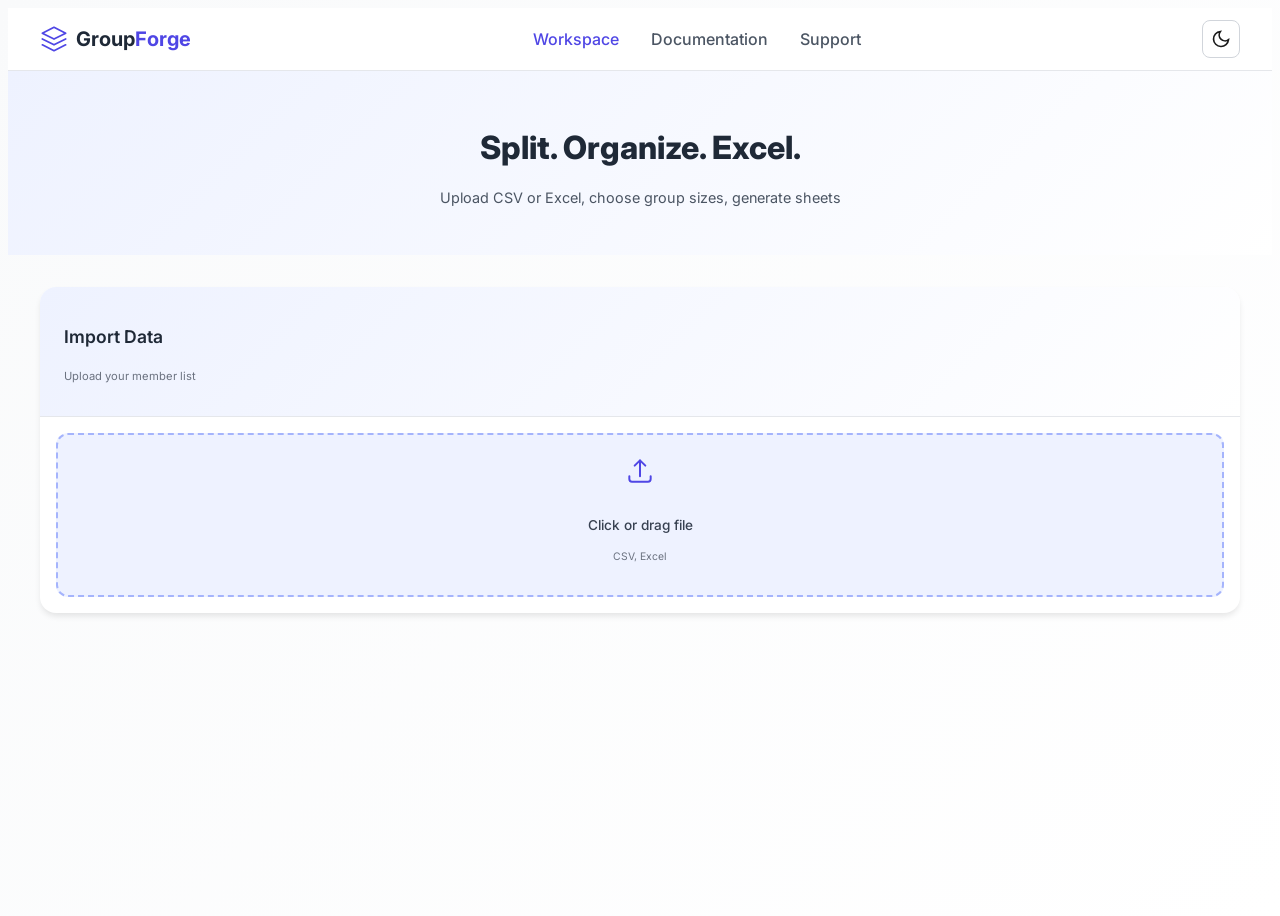
<file: index.html>
<!DOCTYPE html>
<html lang="en">
<head>
    <meta charset="UTF-8">
    <meta name="viewport" content="width=device-width, initial-scale=1.0, viewport-fit=cover">
    <title>GroupForge | Intelligent Group Splitting Platform</title>
    <link rel="preconnect" href="https://fonts.googleapis.com">
    <link rel="preconnect" href="https://fonts.gstatic.com" crossorigin>
    <link href="https://fonts.googleapis.com/css2?family=Inter:opsz,wght@14..32,300;14..32,400;14..32,500;14..32,600;14..32,700;14..32,800&display=swap" rel="stylesheet">
    <link rel="stylesheet" href="css/core.css">
    <link rel="stylesheet" href="css/index.css">
    <link rel="stylesheet" href="css/dark-mode.css">
    <script src="https://cdn.sheetjs.com/xlsx-0.20.2/package/dist/xlsx.full.min.js"></script>
    <script defer src="https://cloud.umami.is/script.js" data-website-id="560755f9-4e1f-46f4-b4d9-fcd3adaf59e9"></script>
</head>
<body>
    <div class="app">
        <!-- Navigation Bar - Redesigned -->
        <nav class="navbar">
            <div class="nav-container">
                    <button class="hamburger" id="hamburgerBtn" aria-label="Menu">
                        <span></span>
                        <span></span>
                        <span></span>
                    </button>
                    <div class="logo">
                        <svg class="logo-icon" viewBox="0 0 24 24" fill="none" xmlns="http://www.w3.org/2000/svg">
                            <path d="M12 2L2 7L12 12L22 7L12 2Z" stroke="currentColor" stroke-width="1.5" stroke-linecap="round" stroke-linejoin="round"/>
                            <path d="M2 17L12 22L22 17" stroke="currentColor" stroke-width="1.5" stroke-linecap="round" stroke-linejoin="round"/>
                            <path d="M2 12L12 17L22 12" stroke="currentColor" stroke-width="1.5" stroke-linecap="round" stroke-linejoin="round"/>
                        </svg>
                        <span class="logo-text">Group<span class="logo-highlight">Forge</span></span>
                    </div>
                    
                    <div class="nav-links">
                        <a href="index.html" class="nav-link active">Workspace</a>
                        <a href="documentation.html" class="nav-link">Documentation</a>
                        <a href="support.html" class="nav-link">Support</a>
                    </div>

                    <button class="theme-toggle" id="themeToggle" aria-label="Dark mode">
                        <svg viewBox="0 0 24 24" fill="none" stroke="currentColor" stroke-width="2">
                            <path d="M21 12.79A9 9 0 1 1 11.21 3 7 7 0 0 0 21 12.79z"/>
                        </svg>
                    </button>
                    
                </div>
            
            <!-- Mobile Menu Overlay -->
            <div class="mobile-menu" id="mobileMenu">
                <div class="mobile-menu-header">
                    <div class="mobile-logo">
                        <svg class="logo-icon" viewBox="0 0 24 24" fill="none">
                            <path d="M12 2L2 7L12 12L22 7L12 2Z" stroke="currentColor" stroke-width="1.5"/>
                            <path d="M2 17L12 22L22 17" stroke="currentColor" stroke-width="1.5"/>
                            <path d="M2 12L12 17L22 12" stroke="currentColor" stroke-width="1.5"/>
                        </svg>
                        <span>GroupForge</span>
                    </div>
                    <button class="close-menu" id="closeMenuBtn">&times;</button>
                </div>
                <div class="mobile-menu-links">
                    <a href="index.html" class="mobile-nav-link active">Workspace</a>
                    <a href="documentation.html" class="mobile-nav-link">Documentation</a>
                    <a href="support.html" class="mobile-nav-link">Support</a>
                </div>
            </div>
            <div class="menu-overlay" id="menuOverlay"></div>
        </nav>

        <!-- Hero Section - Compact -->
        <div class="hero">
            <div class="hero-content">
                <h1>Split. Organize. <span class="gradient-text">Excel.</span></h1>
                <p>Upload CSV or Excel, choose group sizes, generate sheets</p>
            </div>
        </div>

        <!-- Main Container -->
        <div class="main-container">
            <!-- Upload Card - Compact -->
            <div class="card upload-card" id="uploadCard">
                <div class="card-header compact">
                    <h3>Import Data</h3>
                    <p>Upload your member list</p>
                </div>
                <div class="upload-zone" id="uploadZone">
                    <div class="upload-icon">
                        <svg width="32" height="32" viewBox="0 0 24 24" fill="none" xmlns="http://www.w3.org/2000/svg">
                            <path d="M12 16V4M12 4L8 8M12 4L16 8" stroke="currentColor" stroke-width="1.5" stroke-linecap="round" stroke-linejoin="round"/>
                            <path d="M4 16V18C4 19.1046 4.89543 20 6 20H18C19.1046 20 20 19.1046 20 18V16" stroke="currentColor" stroke-width="1.5" stroke-linecap="round"/>
                        </svg>
                    </div>
                    <p class="upload-text">Click or drag file</p>
                    <p class="upload-hint">CSV, Excel</p>
                    <input type="file" id="fileInput" accept=".csv,.xlsx,.xls" hidden>
                    <div class="file-status" id="fileStatus"></div>
                </div>

                <!-- Android Single Button (hidden by default) -->
                <div id="androidUploadContainer" style="display: none; margin: 0 1rem 1rem 1rem;">
                    <button id="androidUploadBtn" style="width: 100%; padding: 1rem; background: linear-gradient(135deg, var(--indigo-500) 0%, var(--indigo-600) 100%); border: none; border-radius: var(--radius-md); cursor: pointer; font-size: 1rem; font-weight: 600; color: white;">
                        Select File to Upload
                    </button>
                    <p style="font-size: 0.7rem; color: var(--gray-500); text-align: center; margin-top: 0.75rem;">
                        Tap to choose file from device, Google Drive, or cloud storage
                    </p>
                </div>
            </div>

            <!-- Data Preview Card -->
            <div class="card data-card" id="dataCard" style="display: none;">
                <div class="card-header compact">
                    <h3>Data Preview</h3>
                    <p>Select columns to keep</p>
                </div>
                <div class="columns-section">
                    <div class="columns-header">
                        <span>Available Columns</span>
                        <button class="btn-text" id="toggleColumnsBtn">Select All</button>
                    </div>
                    <div class="columns-grid" id="columnsGrid"></div>
                </div>
                <div class="preview-container">
                    <div class="preview-header">
                        <span>Preview (first 10 rows)</span>
                        <span class="record-count" id="recordCount"></span>
                    </div>
                    <div class="preview-table-wrapper">
                        <div class="preview-table" id="previewTable"></div>
                    </div>
                </div>
            </div>

            <!-- Configuration Card -->
            <div class="card config-card" id="configCard" style="display: none;">
                <div class="card-header compact">
                    <h3>Group Configuration</h3>
                    <p>Choose how to split</p>
                </div>

                <!-- Mode Toggle -->
                <div class="mode-switch">
                    <button class="mode-option active" data-mode="single">
                        <svg width="18" height="18" viewBox="0 0 24 24" fill="none">
                            <rect x="3" y="3" width="8" height="8" rx="2" stroke="currentColor" stroke-width="1.5"/>
                            <rect x="13" y="3" width="8" height="8" rx="2" stroke="currentColor" stroke-width="1.5"/>
                            <rect x="3" y="13" width="8" height="8" rx="2" stroke="currentColor" stroke-width="1.5"/>
                            <rect x="13" y="13" width="8" height="8" rx="2" stroke="currentColor" stroke-width="1.5"/>
                        </svg>
                        Single
                    </button>
                    <button class="mode-option" data-mode="multiple">
                        <svg width="18" height="18" viewBox="0 0 24 24" fill="none">
                            <path d="M4 4H20V8L12 13L4 8V4Z" stroke="currentColor" stroke-width="1.5" fill="none"/>
                            <path d="M4 12H20V16L12 21L4 16V12Z" stroke="currentColor" stroke-width="1.5" fill="none"/>
                        </svg>
                        Multiple
                        
                    </button>
                </div>

                            <!-- Duplicate Detection Settings -->
            <div class="duplicate-settings" id="duplicateSettings" style="display: none;">
                <div class="setting-label">
                    <span>Check for duplicates in:</span>
                </div>
                <div class="duplicate-columns-grid" id="duplicateColumnsGrid">
                    <!-- Checkboxes will be populated dynamically -->
                </div>
                <small class="setting-hint">Duplicates detected when ALL selected columns match (case-insensitive). Unchecked duplicates will be removed.</small>
            </div>

                <!-- Single Mode -->
                <div class="mode-content" id="singleMode">
                    <div class="input-field">
                        <label>Members per group</label>
                        <input type="number" id="singleGroupSize" min="1" value="5">
                        <small class="input-hint">→ <span id="liveGroupCount">0</span> groups</small>
                    </div>
                </div>

                <!-- Multiple Mode -->
                <div class="mode-content" id="multipleMode" style="display: none;">
                    <div class="input-field">
                        <label>Group configurations</label>
                        <div id="groupSizesList">
                            <div class="config-item">
                                <div class="size-item">
                                    <input type="number" class="size-input" value="3" placeholder="Size">
                                    <button class="btn-icon remove-size" onclick="removeGroupSize(this)">
                                        <svg width="14" height="14" viewBox="0 0 24 24" fill="none">
                                            <path d="M18 6L6 18M6 6L18 18" stroke="currentColor" stroke-width="2"/>
                                        </svg>
                                    </button>
                                </div>
                                <input type="text" class="sheet-name-input" placeholder="Sheet name (optional)" value="Groups of 3">
                                <small class="sheet-hint">→ <span class="group-count-number">0</span> groups</small>
                            </div>
                            <div class="config-item">
                                <div class="size-item">
                                    <input type="number" class="size-input" value="5" placeholder="Size">
                                    <button class="btn-icon remove-size" onclick="removeGroupSize(this)">
                                        <svg width="14" height="14" viewBox="0 0 24 24" fill="none">
                                            <path d="M18 6L6 18M6 6L18 18" stroke="currentColor" stroke-width="2"/>
                                        </svg>
                                    </button>
                                </div>
                                <input type="text" class="sheet-name-input" placeholder="Sheet name (optional)" value="Groups of 5">
                                <small class="sheet-hint">→ <span class="group-count-number">0</span> groups</small>
                            </div>
                            <div class="config-item">
                                <div class="size-item">
                                    <input type="number" class="size-input" value="10" placeholder="Size">
                                    <button class="btn-icon remove-size" onclick="removeGroupSize(this)">
                                        <svg width="14" height="14" viewBox="0 0 24 24" fill="none">
                                            <path d="M18 6L6 18M6 6L18 18" stroke="currentColor" stroke-width="2"/>
                                        </svg>
                                    </button>
                                </div>
                                <input type="text" class="sheet-name-input" placeholder="Sheet name (optional)" value="Groups of 10">
                                <small class="sheet-hint">→ <span class="group-count-number">0</span> groups</small>
                            </div>
                        </div>
                        <button class="btn-add" id="addSizeBtn">
                            <svg width="14" height="14" viewBox="0 0 24 24" fill="none">
                                <path d="M12 5V19M5 12H19" stroke="currentColor" stroke-width="2"/>
                            </svg>
                            Add config
                        </button>
                    </div>
                </div>

                <!-- Stats Bar - Compact -->
                <div class="stats-bar" id="statsBar" style="display: none;">
                    <div class="stat-card">
                        <span class="stat-value" id="totalMembers">0</span>
                        <span class="stat-label">Members</span>
                    </div>
                    <div class="stat-card" id="singleStat">
                        <span class="stat-value" id="totalGroups">0</span>
                        <span class="stat-label">Groups</span>
                    </div>
                    <div class="stat-card" id="multipleStat" style="display: none;">
                        <span class="stat-value" id="numConfigs">0</span>
                        <span class="stat-label">Configs</span>
                    </div>
                </div>

                <!-- Generate Button - Compact -->
                <button class="btn-generate" id="generateBtn">
                    <svg width="16" height="16" viewBox="0 0 24 24" fill="none">
                        <path d="M21 15V19C21 19.5304 20.7893 20.0391 20.4142 20.4142C20.0391 20.7893 19.5304 21 19 21H5C4.46957 21 3.96086 20.7893 3.58579 20.4142C3.21071 20.0391 3 19.5304 3 19V15" stroke="currentColor" stroke-width="1.5"/>
                        <path d="M7 10L12 15L17 10" stroke="currentColor" stroke-width="1.5" stroke-linecap="round"/>
                        <path d="M12 15V3" stroke="currentColor" stroke-width="1.5" stroke-linecap="round"/>
                    </svg>
                    Generate & Download
                </button>
            </div>
        </div>
    </div>

    <!-- Processing Overlay -->
    <div class="processing-overlay" id="processingOverlay">
        <div class="processing-card">
            <div class="processing-spinner"></div>
            <p id="processingMessage">Processing...</p>
            <div class="processing-steps">
                <div class="step" id="stepGroup">Creating groups...</div>
                <div class="step" id="stepExport">Generating Excel file...</div>
            </div>
        </div>
    </div>


        <!-- Duplicate Detection Modal -->
    <div class="modal-overlay" id="duplicateModal">
        <div class="modal-container">
            <div class="modal-header">
                <h3>Duplicate Members Detected</h3>
                <button class="modal-close" id="closeModalBtn">&times;</button>
            </div>
            <div class="modal-body" id="modalBody">
                <!-- Duplicate groups will be inserted here -->
            </div>
            <div class="modal-footer">
                <button class="modal-btn modal-btn-secondary" id="cancelModalBtn">Cancel Generation</button>
                <button class="modal-btn modal-btn-primary" id="confirmDuplicateBtn">Remove Unchecked & Continue</button>
            </div>
        </div>
    </div>

    <!-- Shuffle Modal -->
    <div class="shuffle-modal-overlay" id="shuffleModal">
        <div class="shuffle-modal-container">
            <h3>Randomize Order?</h3>
            <p>Do you want to shuffle (randomize) the member list before grouping?</p>
            <div class="shuffle-buttons">
                <button class="shuffle-btn shuffle-btn-yes" id="shuffleYesBtn">Yes, Shuffle</button>
                <button class="shuffle-btn shuffle-btn-no" id="shuffleNoBtn">No, Keep Order</button>
            </div>
        </div>
    </div>

<script src="js/core.js"></script>
<script src="js/index.js"></script>
</body>
</html>
</file>
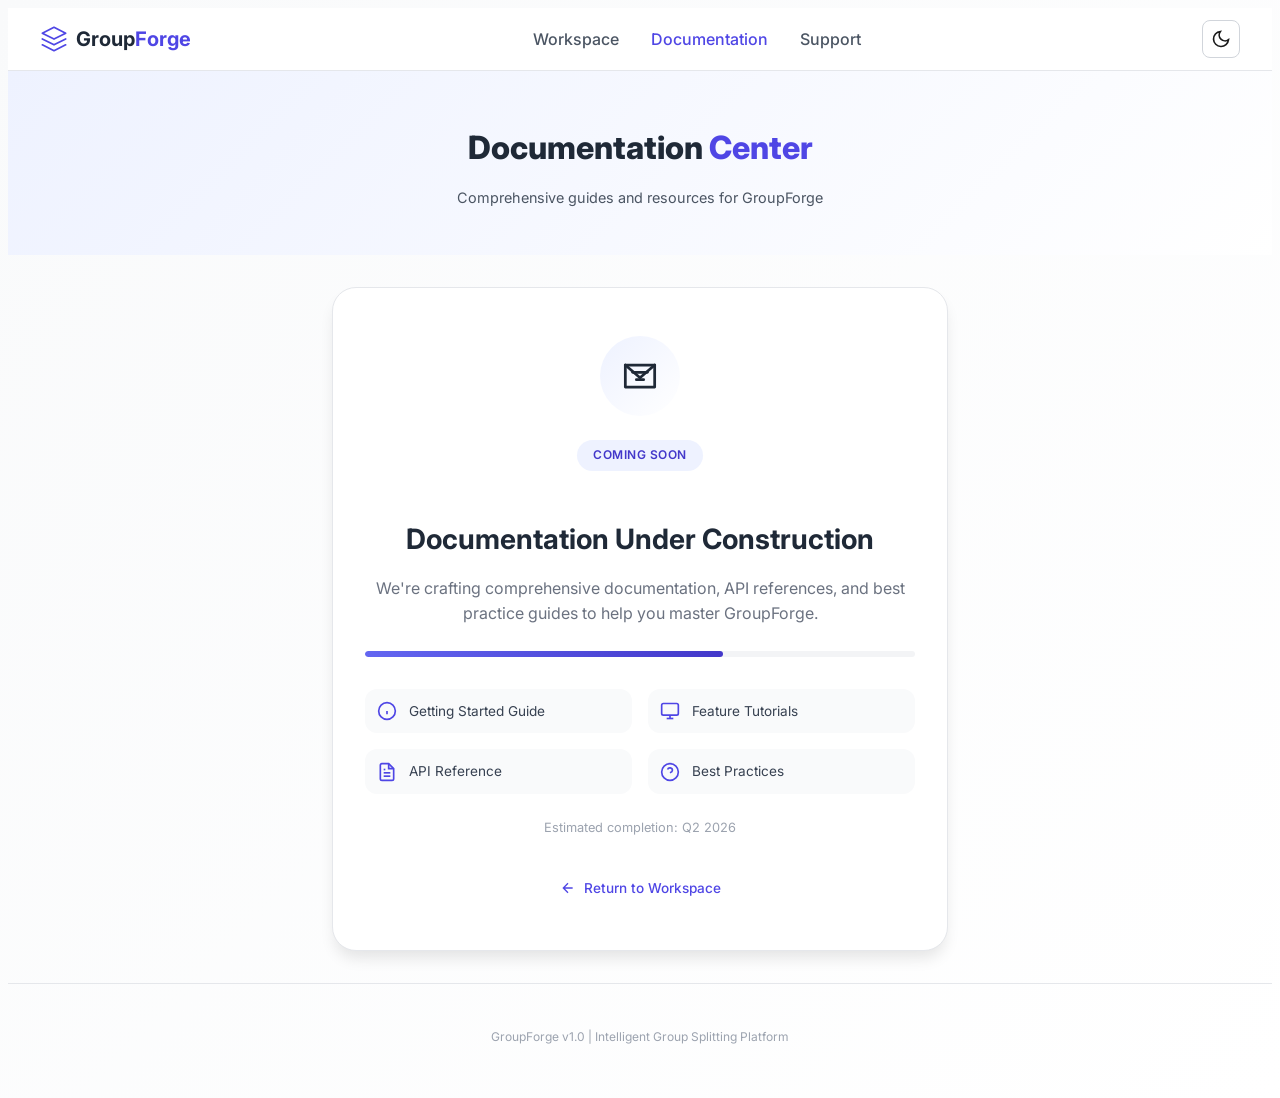
<file: documentation.html>
<!DOCTYPE html>
<html lang="en">
<head>
    <meta charset="UTF-8">
    <meta name="viewport" content="width=device-width, initial-scale=1.0, viewport-fit=cover">
    <title>GroupForge | Documentation</title>
    <link rel="preconnect" href="https://fonts.googleapis.com">
    <link rel="preconnect" href="https://fonts.gstatic.com" crossorigin>
    <link href="https://fonts.googleapis.com/css2?family=Inter:opsz,wght@14..32,300;400;500;600;700;800&display=swap" rel="stylesheet">
    <link rel="stylesheet" href="css/core.css">
    <link rel="stylesheet" href="css/documentation.css">
    <link rel="stylesheet" href="css/dark-mode.css">
    <script defer src="https://cloud.umami.is/script.js" data-website-id="560755f9-4e1f-46f4-b4d9-fcd3adaf59e9"></script>
</head>
<body>

    <!-- Navigation -->
    <nav class="navbar">
        <div class="nav-container">
            <button class="hamburger" id="hamburgerBtn" aria-label="Menu">
                <span></span>
                <span></span>
                <span></span>
            </button>
            <a href="index.html" class="logo">
                <svg class="logo-icon" viewBox="0 0 24 24" fill="none" xmlns="http://www.w3.org/2000/svg">
                    <path d="M12 2L2 7L12 12L22 7L12 2Z" stroke="currentColor" stroke-width="1.5" stroke-linecap="round" stroke-linejoin="round"/>
                    <path d="M2 17L12 22L22 17" stroke="currentColor" stroke-width="1.5" stroke-linecap="round" stroke-linejoin="round"/>
                    <path d="M2 12L12 17L22 12" stroke="currentColor" stroke-width="1.5" stroke-linecap="round" stroke-linejoin="round"/>
                </svg>
                <span class="logo-text">Group<span class="logo-highlight">Forge</span></span>
            </a>
            <div class="nav-links">
                <a href="index.html" class="nav-link">Workspace</a>
                <a href="documentation.html" class="nav-link active">Documentation</a>
                <a href="support.html" class="nav-link">Support</a>
            </div>

            <button class="theme-toggle" id="themeToggle" aria-label="Dark mode">
                <svg viewBox="0 0 24 24" fill="none" stroke="currentColor" stroke-width="2">
                    <path d="M21 12.79A9 9 0 1 1 11.21 3 7 7 0 0 0 21 12.79z"/>
                </svg>
            </button>

        </div>

        <!-- Mobile Menu -->
        <div class="mobile-menu" id="mobileMenu">
            <div class="mobile-menu-header">
                <div class="mobile-logo">
                    <svg viewBox="0 0 24 24" fill="none">
                        <path d="M12 2L2 7L12 12L22 7L12 2Z" stroke="currentColor" stroke-width="1.5"/>
                        <path d="M2 17L12 22L22 17" stroke="currentColor" stroke-width="1.5"/>
                        <path d="M2 12L12 17L22 12" stroke="currentColor" stroke-width="1.5"/>
                    </svg>
                    <span>GroupForge</span>
                </div>
                <button class="close-menu" id="closeMenuBtn">&times;</button>
            </div>
            <div class="mobile-menu-links">
                <a href="index.html" class="mobile-nav-link">Workspace</a>
                <a href="documentation.html" class="mobile-nav-link active">Documentation</a>
                <a href="support.html" class="mobile-nav-link">Support</a>
            </div>
        </div>
        <div class="menu-overlay" id="menuOverlay"></div>
    </nav>

    <!-- Hero Section -->
    <div class="hero">
        <h1>Documentation <span style="color: var(--indigo-600);">Center</span></h1>
        <p>Comprehensive guides and resources for GroupForge</p>
    </div>

    <!-- Coming Soon Content -->
    <div class="coming-soon">
        <div class="coming-soon-card">
            <div class="coming-soon-icon">
                <svg viewBox="0 0 24 24" fill="none" xmlns="http://www.w3.org/2000/svg">
                    <path d="M4 6H20V18H4V6Z" stroke="currentColor" stroke-width="1.5" stroke-linecap="round" stroke-linejoin="round"/>
                    <path d="M4 6L12 13L20 6" stroke="currentColor" stroke-width="1.5" stroke-linecap="round" stroke-linejoin="round"/>
                    <path d="M8 10H16" stroke="currentColor" stroke-width="1.5" stroke-linecap="round"/>
                    <path d="M10 14H14" stroke="currentColor" stroke-width="1.5" stroke-linecap="round"/>
                </svg>
            </div>
            <div class="coming-soon-badge">COMING SOON</div>
            <h2>Documentation Under Construction</h2>
            <p>We're crafting comprehensive documentation, API references, and best practice guides to help you master GroupForge.</p>
            
            <div class="coming-soon-progress">
                <div class="coming-soon-progress-bar"></div>
            </div>

            <div class="feature-preview">
                <div class="feature-preview-item">
                    <svg viewBox="0 0 24 24" fill="none" stroke="currentColor" stroke-width="2">
                        <circle cx="12" cy="12" r="10"/>
                        <path d="M12 16V12M12 8H12.01"/>
                    </svg>
                    <span>Getting Started Guide</span>
                </div>
                <div class="feature-preview-item">
                    <svg viewBox="0 0 24 24" fill="none" stroke="currentColor" stroke-width="2">
                        <rect x="2" y="3" width="20" height="14" rx="2" ry="2"/>
                        <line x1="8" y1="21" x2="16" y2="21"/>
                        <line x1="12" y1="17" x2="12" y2="21"/>
                    </svg>
                    <span>Feature Tutorials</span>
                </div>
                <div class="feature-preview-item">
                    <svg viewBox="0 0 24 24" fill="none" stroke="currentColor" stroke-width="2">
                        <path d="M14 2H6a2 2 0 0 0-2 2v16a2 2 0 0 0 2 2h12a2 2 0 0 0 2-2V8z"/>
                        <polyline points="14 2 14 8 20 8"/>
                        <line x1="16" y1="13" x2="8" y2="13"/>
                        <line x1="16" y1="17" x2="8" y2="17"/>
                        <polyline points="10 9 9 9 8 9"/>
                    </svg>
                    <span>API Reference</span>
                </div>
                <div class="feature-preview-item">
                    <svg viewBox="0 0 24 24" fill="none" stroke="currentColor" stroke-width="2">
                        <circle cx="12" cy="12" r="10"/>
                        <path d="M9.09 9a3 3 0 0 1 5.83 1c0 2-3 3-3 3"/>
                        <line x1="12" y1="17" x2="12.01" y2="17"/>
                    </svg>
                    <span>Best Practices</span>
                </div>
            </div>

            <p style="font-size: 0.8rem; color: var(--gray-400); margin-top: 0.5rem;">
                Estimated completion: Q2 2026
            </p>

            <a href="index.html" class="back-link">
                <svg width="16" height="16" viewBox="0 0 24 24" fill="none" stroke="currentColor" stroke-width="2">
                    <path d="M19 12H5M12 19L5 12L12 5"/>
                </svg>
                Return to Workspace
            </a>
        </div>
    </div>

    <footer class="footer">
        <p>GroupForge v1.0 | Intelligent Group Splitting Platform</p>
    </footer>

<script src="js/core.js"></script>

</body>
</html>
</file>
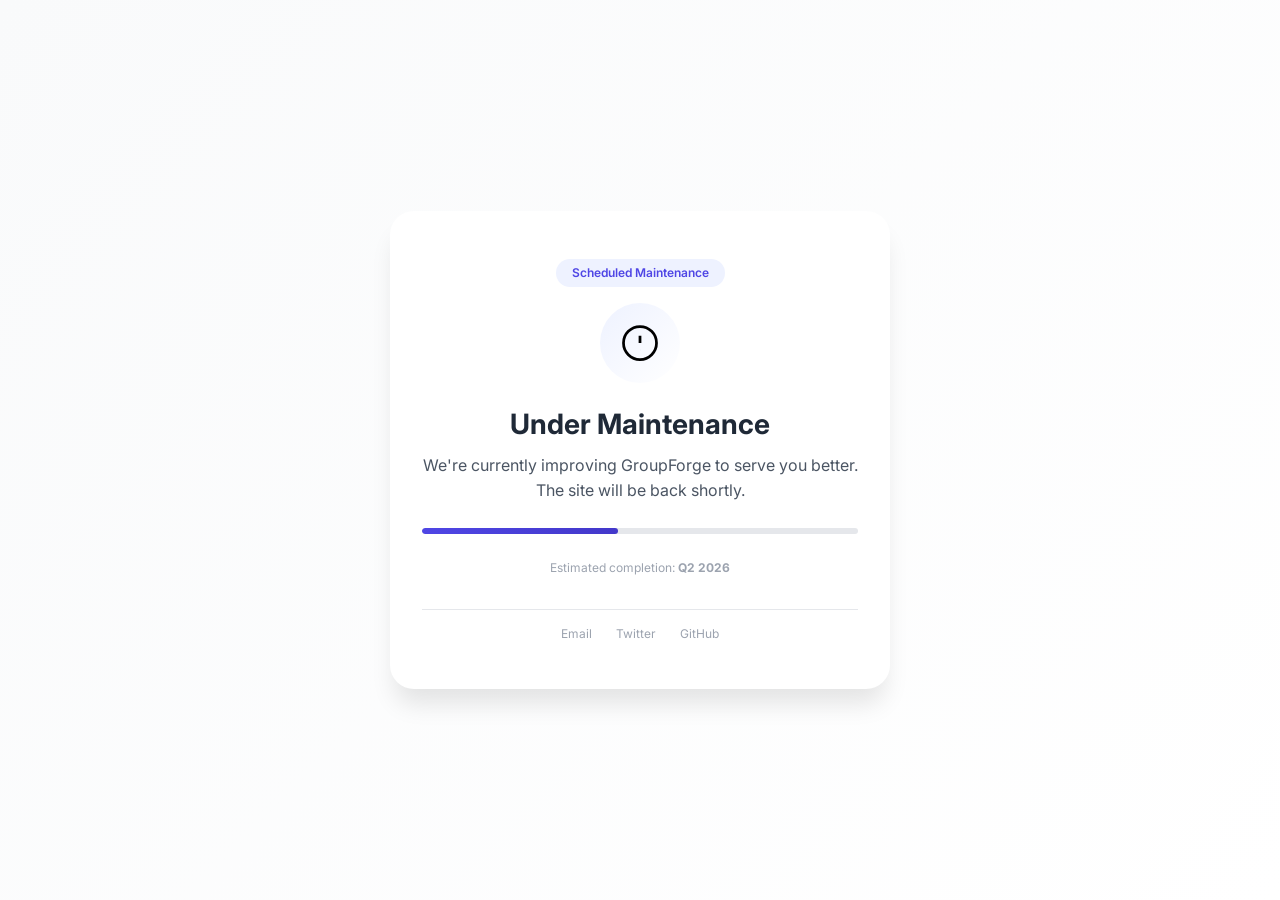
<file: maintenance.html>
<!DOCTYPE html>
<html lang="en">
<head>
    <meta charset="UTF-8">
    <meta name="viewport" content="width=device-width, initial-scale=1.0, viewport-fit=cover">
    <title>GroupForge | Maintenance</title>
    <link rel="preconnect" href="https://fonts.googleapis.com">
    <link rel="preconnect" href="https://fonts.gstatic.com" crossorigin>
    <link href="https://fonts.googleapis.com/css2?family=Inter:opsz,wght@14..32,300;400;500;600;700;800&display=swap" rel="stylesheet">
    <style>
        * {
            margin: 0;
            padding: 0;
            box-sizing: border-box;
        }

        :root {
            --indigo-600: #4f46e5;
            --indigo-700: #4338ca;
            --gray-50: #f9fafb;
            --gray-600: #4b5563;
            --gray-800: #1f2937;
            --white: #ffffff;
        }

        body {
            font-family: 'Inter', -apple-system, BlinkMacSystemFont, sans-serif;
            background: linear-gradient(135deg, var(--gray-50) 0%, var(--white) 100%);
            min-height: 100vh;
            display: flex;
            align-items: center;
            justify-content: center;
            padding: 1rem;
        }

        .maintenance-card {
            background: var(--white);
            border-radius: 1.5rem;
            box-shadow: 0 20px 25px -5px rgba(0, 0, 0, 0.1);
            padding: 3rem 2rem;
            text-align: center;
            max-width: 500px;
            width: 100%;
        }

        .maintenance-icon {
            width: 80px;
            height: 80px;
            background: linear-gradient(135deg, #eef2ff 0%, var(--white) 100%);
            border-radius: 50%;
            display: flex;
            align-items: center;
            justify-content: center;
            margin: 0 auto 1.5rem;
        }

        .maintenance-icon svg {
            width: 44px;
            height: 44px;
            stroke: var(--indigo-600);
        }

        h1 {
            font-size: 1.75rem;
            font-weight: 700;
            color: var(--gray-800);
            margin-bottom: 0.75rem;
        }

        p {
            color: var(--gray-600);
            margin-bottom: 1.5rem;
            line-height: 1.6;
        }

        .progress-bar {
            background: #e5e7eb;
            border-radius: 50px;
            height: 6px;
            overflow: hidden;
            margin: 1.5rem 0;
        }

        .progress-fill {
            background: linear-gradient(90deg, var(--indigo-600), var(--indigo-700));
            width: 45%;
            height: 100%;
            border-radius: 50px;
            animation: pulse 2s ease infinite;
        }

        @keyframes pulse {
            0% { opacity: 0.7; width: 45%; }
            50% { opacity: 1; width: 55%; }
            100% { opacity: 0.7; width: 45%; }
        }

        .status-badge {
            display: inline-block;
            background: #eef2ff;
            color: var(--indigo-600);
            padding: 0.4rem 1rem;
            border-radius: 50px;
            font-size: 0.75rem;
            font-weight: 600;
            margin-bottom: 1rem;
        }

        .back-link {
            display: inline-flex;
            align-items: center;
            gap: 0.5rem;
            color: var(--indigo-600);
            text-decoration: none;
            font-size: 0.85rem;
            font-weight: 500;
            margin-top: 1rem;
        }

        .social-links {
            margin-top: 2rem;
            padding-top: 1rem;
            border-top: 1px solid #e5e7eb;
            display: flex;
            gap: 1.5rem;
            justify-content: center;
        }

        .social-links a {
            color: #9ca3af;
            text-decoration: none;
            font-size: 0.75rem;
            transition: color 0.2s;
        }

        .social-links a:hover {
            color: var(--indigo-600);
        }
    </style>
</head>
<body>
    <div class="maintenance-card">
        <div class="status-badge"> Scheduled Maintenance</div>
        <div class="maintenance-icon">
            <svg viewBox="0 0 24 24" fill="none" stroke="currentColor" stroke-width="1.5">
                <path d="M12 8V12M12 16H12.01M21 12C21 16.9706 16.9706 21 12 21C7.02944 21 3 16.9706 3 12C3 7.02944 7.02944 3 12 3C16.9706 3 21 7.02944 21 12Z" stroke="currentColor" stroke-width="1.5"/>
            </svg>
        </div>
        <h1>Under Maintenance</h1>
        <p>We're currently improving GroupForge to serve you better. The site will be back shortly.</p>
        
        <div class="progress-bar">
            <div class="progress-fill"></div>
        </div>
        
        <p style="font-size: 0.75rem; color: #9ca3af; margin-top: 0.5rem;">
            Estimated completion: <strong>Q2 2026</strong>
        </p>
        
        <div class="social-links">
            <a href="mailto:support@groupforge.com">Email</a>
            <a href="#">Twitter</a>
            <a href="#">GitHub</a>
        </div>
    </div>
</body>
</html>
</file>
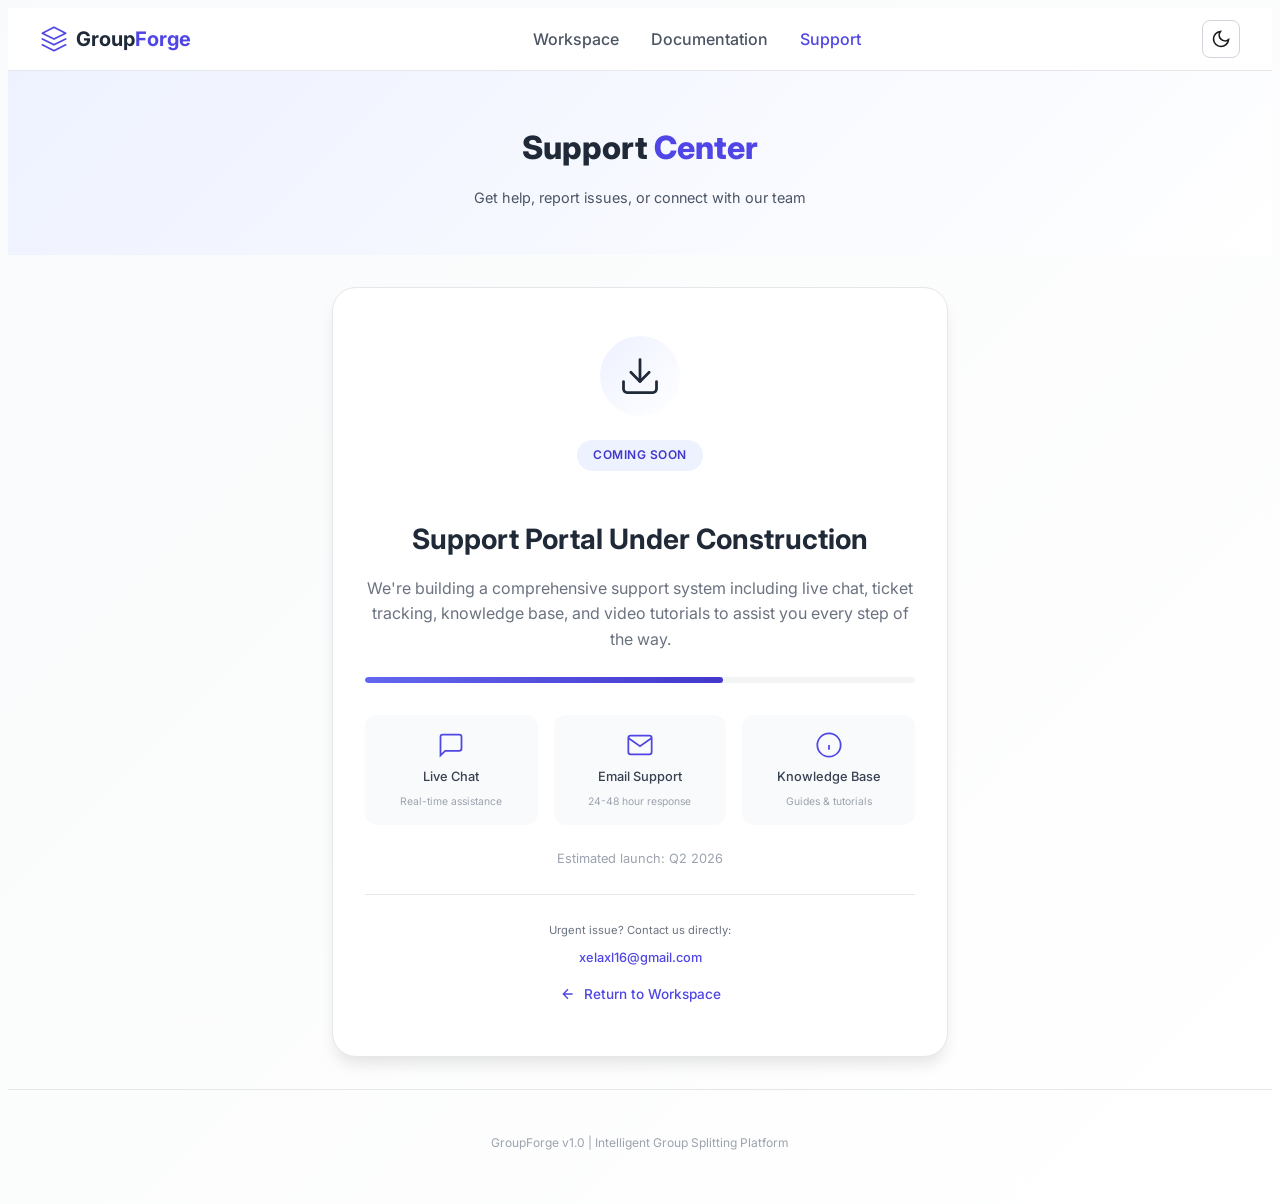
<file: support.html>
<!DOCTYPE html>
<html lang="en">
<head>
    <meta charset="UTF-8">
    <meta name="viewport" content="width=device-width, initial-scale=1.0, viewport-fit=cover">
    <title>GroupForge | Support</title>
    <link rel="preconnect" href="https://fonts.googleapis.com">
    <link rel="preconnect" href="https://fonts.gstatic.com" crossorigin>
    <link href="https://fonts.googleapis.com/css2?family=Inter:opsz,wght@14..32,300;400;500;600;700;800&display=swap" rel="stylesheet">
    <link rel="stylesheet" href="css/core.css">
    <link rel="stylesheet" href="css/support.css">
    <link rel="stylesheet" href="css/dark-mode.css">
    <script defer src="https://cloud.umami.is/script.js" data-website-id="560755f9-4e1f-46f4-b4d9-fcd3adaf59e9"></script>
</head>
<body>

    <!-- Navigation -->
    <nav class="navbar">
        <div class="nav-container">
            <button class="hamburger" id="hamburgerBtn" aria-label="Menu">
                <span></span>
                <span></span>
                <span></span>
            </button>
            <a href="index.html" class="logo">
                <svg class="logo-icon" viewBox="0 0 24 24" fill="none" xmlns="http://www.w3.org/2000/svg">
                    <path d="M12 2L2 7L12 12L22 7L12 2Z" stroke="currentColor" stroke-width="1.5" stroke-linecap="round" stroke-linejoin="round"/>
                    <path d="M2 17L12 22L22 17" stroke="currentColor" stroke-width="1.5" stroke-linecap="round" stroke-linejoin="round"/>
                    <path d="M2 12L12 17L22 12" stroke="currentColor" stroke-width="1.5" stroke-linecap="round" stroke-linejoin="round"/>
                </svg>
                <span class="logo-text">Group<span class="logo-highlight">Forge</span></span>
            </a>
            <div class="nav-links">
                <a href="index.html" class="nav-link">Workspace</a>
                <a href="documentation.html" class="nav-link">Documentation</a>
                <a href="support.html" class="nav-link active">Support</a>
            </div>

            <button class="theme-toggle" id="themeToggle" aria-label="Dark mode">
                <svg viewBox="0 0 24 24" fill="none" stroke="currentColor" stroke-width="2">
                    <path d="M21 12.79A9 9 0 1 1 11.21 3 7 7 0 0 0 21 12.79z"/>
                </svg>
            </button>
        </div>

        <!-- Mobile Menu -->
        <div class="mobile-menu" id="mobileMenu">
            <div class="mobile-menu-header">
                <div class="mobile-logo">
                    <svg viewBox="0 0 24 24" fill="none">
                        <path d="M12 2L2 7L12 12L22 7L12 2Z" stroke="currentColor" stroke-width="1.5"/>
                        <path d="M2 17L12 22L22 17" stroke="currentColor" stroke-width="1.5"/>
                        <path d="M2 12L12 17L22 12" stroke="currentColor" stroke-width="1.5"/>
                    </svg>
                    <span>GroupForge</span>
                </div>
                <button class="close-menu" id="closeMenuBtn">&times;</button>
            </div>
            <div class="mobile-menu-links">
                <a href="index.html" class="mobile-nav-link">Workspace</a>
                <a href="documentation.html" class="mobile-nav-link">Documentation</a>
                <a href="support.html" class="mobile-nav-link active">Support</a>
            </div>
        </div>
        <div class="menu-overlay" id="menuOverlay"></div>
    </nav>

    <!-- Hero Section -->
    <div class="hero">
        <h1>Support <span style="color: var(--indigo-600);">Center</span></h1>
        <p>Get help, report issues, or connect with our team</p>
    </div>

    <!-- Coming Soon Content -->
    <div class="coming-soon">
        <div class="coming-soon-card">
            <div class="coming-soon-icon">
                <svg viewBox="0 0 24 24" fill="none" xmlns="http://www.w3.org/2000/svg">
                    <path d="M21 15V19C21 19.5304 20.7893 20.0391 20.4142 20.4142C20.0391 20.7893 19.5304 21 19 21H5C4.46957 21 3.96086 20.7893 3.58579 20.4142C3.21071 20.0391 3 19.5304 3 19V15" stroke="currentColor" stroke-width="1.5" stroke-linecap="round" stroke-linejoin="round"/>
                    <path d="M7 10L12 15L17 10" stroke="currentColor" stroke-width="1.5" stroke-linecap="round" stroke-linejoin="round"/>
                    <path d="M12 15V3" stroke="currentColor" stroke-width="1.5" stroke-linecap="round" stroke-linejoin="round"/>
                </svg>
            </div>
            <div class="coming-soon-badge">COMING SOON</div>
            <h2>Support Portal Under Construction</h2>
            <p>We're building a comprehensive support system including live chat, ticket tracking, knowledge base, and video tutorials to assist you every step of the way.</p>
            
            <div class="coming-soon-progress">
                <div class="coming-soon-progress-bar"></div>
            </div>

            <div class="channels-preview">
                <div class="channel-item">
                    <svg viewBox="0 0 24 24" fill="none" stroke="currentColor" stroke-width="1.5">
                        <path d="M21 15a2 2 0 0 1-2 2H7l-4 4V5a2 2 0 0 1 2-2h14a2 2 0 0 1 2 2z"/>
                    </svg>
                    <span>Live Chat</span>
                    <small>Real-time assistance</small>
                </div>
                <div class="channel-item">
                    <svg viewBox="0 0 24 24" fill="none" stroke="currentColor" stroke-width="1.5">
                        <path d="M4 4h16c1.1 0 2 .9 2 2v12c0 1.1-.9 2-2 2H4c-1.1 0-2-.9-2-2V6c0-1.1.9-2 2-2z"/>
                        <polyline points="22,6 12,13 2,6"/>
                    </svg>
                    <span>Email Support</span>
                    <small>24-48 hour response</small>
                </div>
                <div class="channel-item">
                    <svg viewBox="0 0 24 24" fill="none" stroke="currentColor" stroke-width="1.5">
                        <circle cx="12" cy="12" r="10"/>
                        <path d="M12 16v-4M12 8h.01"/>
                    </svg>
                    <span>Knowledge Base</span>
                    <small>Guides & tutorials</small>
                </div>
            </div>

            <p style="font-size: 0.8rem; color: var(--gray-400); margin-top: 0.5rem;">
                Estimated launch: Q2 2026
            </p>

            <div class="emergency-contact">
                <p>Urgent issue? Contact us directly:</p>
                <a href="mailto:support@groupforge.com">xelaxl16@gmail.com</a>
            </div>

            <a href="index.html" class="back-link">
                <svg width="16" height="16" viewBox="0 0 24 24" fill="none" stroke="currentColor" stroke-width="2">
                    <path d="M19 12H5M12 19L5 12L12 5"/>
                </svg>
                Return to Workspace
            </a>
        </div>
    </div>

    <footer class="footer">
        <p>GroupForge v1.0 | Intelligent Group Splitting Platform</p>
    </footer>

<script src="js/core.js"></script>
</body>
</html>
</file>
<file: css/core.css>
f/* ============================================
   CORE CSS - Shared by ALL Pages
   ============================================ */

* {
    margin: 0;
    padding: 0;
    box-sizing: border-box;
}

:root {
    --indigo-50: #eef2ff;
    --indigo-100: #e0e7ff;
    --indigo-200: #c7d2fe;
    --indigo-300: #a5b4fc;
    --indigo-400: #818cf8;
    --indigo-500: #6366f1;
    --indigo-600: #4f46e5;
    --indigo-700: #4338ca;
    --indigo-800: #3730a3;
    --indigo-900: #312e81;
    --white: #ffffff;
    --gray-50: #f9fafb;
    --gray-100: #f3f4f6;
    --gray-200: #e5e7eb;
    --gray-300: #d1d5db;
    --gray-400: #9ca3af;
    --gray-500: #6b7280;
    --gray-600: #4b5563;
    --gray-700: #374151;
    --gray-800: #1f2937;
    --gray-900: #111827;
    --shadow-sm: 0 1px 2px 0 rgb(0 0 0 / 0.05);
    --shadow-md: 0 4px 6px -1px rgb(0 0 0 / 0.1);
    --shadow-lg: 0 10px 15px -3px rgb(0 0 0 / 0.1);
    --shadow-xl: 0 20px 25px -5px rgb(0 0 0 / 0.1);
    --radius-sm: 0.5rem;
    --radius-md: 0.75rem;
    --radius-lg: 1rem;
    --radius-xl: 1.5rem;
}

body {
    font-family: 'Inter', -apple-system, BlinkMacSystemFont, sans-serif;
    background: linear-gradient(135deg, var(--gray-50) 0%, var(--white) 100%);
    color: var(--gray-800);
    line-height: 1.5;
    min-height: 100vh;
}

/* ========== NAVIGATION (All Pages) ========== */
.navbar {
    background: var(--white);
    border-bottom: 1px solid var(--gray-200);
    position: sticky;
    top: 0;
    z-index: 100;
    backdrop-filter: blur(10px);
}

.nav-container {
    max-width: 1400px;
    margin: 0 auto;
    padding: 0.75rem 2rem;
    display: flex;
    justify-content: space-between;
    align-items: center;
}

.logo {
    display: flex;
    align-items: center;
    gap: 0.5rem;
    text-decoration: none;
}

.logo-icon {
    width: 28px;
    height: 28px;
    color: var(--indigo-600);
}

.logo-text {
    font-size: 1.25rem;
    font-weight: 700;
    color: var(--gray-800);
}

.logo-highlight {
    color: var(--indigo-600);
}

/* Desktop Navigation */
.nav-links {
    display: flex;
    gap: 2rem;
}

.nav-link {
    color: var(--gray-600);
    text-decoration: none;
    font-weight: 500;
    font-size: 1rem;
    transition: color 0.2s;
}

.nav-link:hover,
.nav-link.active {
    color: var(--indigo-600);
}

.nav-placeholder {
    width: 38px;
}

/* Theme Toggle Button */
.theme-toggle {
    background: var(--white);
    border: 1px solid var(--gray-200);
    border-radius: var(--radius-sm);
    cursor: pointer;
    padding: 0.5rem;
    display: flex;
    align-items: center;
    justify-content: center;
    transition: all 0.2s;
}

.theme-toggle:hover {
    background: var(--gray-50);
    border-color: var(--indigo-300);
}

.theme-toggle svg {
    width: 20px;
    height: 20px;
    stroke: var(--gray-600);
    fill: none;
}

/* ========== MOBILE MENU (All Pages) ========== */
.hamburger {
    display: none;
    background: var(--white);
    border: 1px solid var(--gray-200);
    border-radius: var(--radius-sm);
    cursor: pointer;
    padding: 0.5rem;
    flex-direction: column;
    gap: 5px;
    z-index: 101;
    transition: all 0.2s;
}

.hamburger:hover {
    background: var(--gray-50);
    border-color: var(--indigo-300);
}

.hamburger span {
    width: 22px;
    height: 2px;
    background: var(--gray-700);
    transition: all 0.3s;
}

.hamburger.active span:nth-child(1) {
    transform: rotate(45deg) translate(5px, 5px);
}

.hamburger.active span:nth-child(2) {
    opacity: 0;
}

.hamburger.active span:nth-child(3) {
    transform: rotate(-45deg) translate(5px, -5px);
}

.mobile-menu {
    position: fixed;
    top: 0;
    left: -100%;
    width: 80%;
    max-width: 320px;
    height: 100vh;
    background: var(--white);
    box-shadow: var(--shadow-xl);
    z-index: 200;
    transition: left 0.3s ease;
    display: flex;
    flex-direction: column;
    overflow-y: auto;
}

.mobile-menu.open {
    left: 0;
}

.mobile-menu-header {
    display: flex;
    justify-content: space-between;
    align-items: center;
    padding: 1.25rem;
    border-bottom: 1px solid var(--gray-200);
    background: linear-gradient(135deg, var(--indigo-50) 0%, var(--white) 100%);
    flex-shrink: 0;
}

.mobile-logo {
    display: flex;
    align-items: center;
    gap: 0.5rem;
    font-weight: 700;
    font-size: 1.1rem;
    color: var(--indigo-700);
}

.mobile-logo svg {
    width: 24px;
    height: 24px;
    color: var(--indigo-600);
}

.close-menu {
    background: var(--white);
    border: 1px solid var(--gray-200);
    border-radius: var(--radius-sm);
    font-size: 1.5rem;
    cursor: pointer;
    color: var(--gray-600);
    width: 36px;
    height: 36px;
    display: flex;
    align-items: center;
    justify-content: center;
    transition: all 0.2s;
}

.close-menu:hover {
    background: #fee2e2;
    border-color: #fecaca;
    color: #dc2626;
}

.mobile-menu-links {
    display: flex;
    flex-direction: column;
    padding: 1rem;
    gap: 0.5rem;
    background: var(--white);
    flex: 1;
}

.mobile-nav-link {
    padding: 0.75rem 1rem;
    text-decoration: none;
    color: var(--gray-700);
    border-radius: var(--radius-md);
    transition: all 0.2s;
    font-weight: 500;
}

.mobile-nav-link.active {
    background: var(--indigo-50);
    color: var(--indigo-700);
}

.mobile-nav-link:hover {
    background: var(--gray-100);
}

.menu-overlay {
    position: fixed;
    top: 0;
    left: 0;
    width: 100%;
    height: 100%;
    background: rgba(0, 0, 0, 0.5);
    z-index: 150;
    display: none;
}

.menu-overlay.active {
    display: block;
}

/* ========== HERO SECTION (Documentation & Support Pages) ========== */
.hero {
    text-align: center;
    padding: 2rem 1rem;
    background: linear-gradient(135deg, var(--indigo-50) 0%, var(--white) 100%);
}

.hero h1 {
    font-size: 2rem;
    font-weight: 800;
    margin-bottom: 0.5rem;
    color: var(--gray-800);
}

.hero p {
    font-size: 0.9rem;
    color: var(--gray-600);
}

/* ========== FOOTER (All Pages) ========== */
.footer {
    text-align: center;
    padding: 2rem;
    border-top: 1px solid var(--gray-200);
    color: var(--gray-400);
    font-size: 0.75rem;
}

/* ========== COMING SOON STYLES (Documentation & Support Pages) ========== */
.coming-soon {
    display: flex;
    align-items: center;
    justify-content: center;
    min-height: 60vh;
    padding: 2rem;
}

.coming-soon-card {
    background: var(--white);
    border-radius: var(--radius-xl);
    box-shadow: var(--shadow-lg);
    padding: 3rem 2rem;
    text-align: center;
    max-width: 550px;
    width: 100%;
    border: 1px solid var(--gray-200);
}

.coming-soon-icon {
    width: 80px;
    height: 80px;
    background: linear-gradient(135deg, var(--indigo-50) 0%, var(--white) 100%);
    border-radius: 50%;
    display: flex;
    align-items: center;
    justify-content: center;
    margin: 0 auto 1.5rem;
}

.coming-soon-icon svg {
    width: 44px;
    height: 44px;
    stroke: var(--indigo-600);
}

.coming-soon-badge {
    display: inline-block;
    background: var(--indigo-50);
    color: var(--indigo-700);
    padding: 0.4rem 1rem;
    border-radius: 50px;
    font-size: 0.75rem;
    font-weight: 600;
    margin-bottom: 1.5rem;
    letter-spacing: 0.5px;
}

.coming-soon-card h2 {
    font-size: 1.75rem;
    font-weight: 700;
    color: var(--gray-800);
    margin-bottom: 0.75rem;
}

.coming-soon-card p {
    color: var(--gray-500);
    margin-bottom: 1.5rem;
    line-height: 1.6;
}

.coming-soon-progress {
    background: var(--gray-100);
    border-radius: 50px;
    height: 6px;
    overflow: hidden;
    margin: 1.5rem 0;
}

.coming-soon-progress-bar {
    background: linear-gradient(90deg, var(--indigo-500), var(--indigo-700));
    width: 65%;
    height: 100%;
    border-radius: 50px;
    animation: pulse 2s ease infinite;
}

@keyframes pulse {
    0% { opacity: 0.7; }
    50% { opacity: 1; }
    100% { opacity: 0.7; }
}

.back-link {
    display: inline-flex;
    align-items: center;
    gap: 0.5rem;
    color: var(--indigo-600);
    text-decoration: none;
    font-size: 0.85rem;
    font-weight: 500;
    margin-top: 1rem;
    transition: all 0.2s;
}

.back-link:hover {
    gap: 0.75rem;
    color: var(--indigo-700);
}

/* ========== RESPONSIVE (Core - Affects All Pages) ========== */
@media (max-width: 768px) {
    .hamburger {
        display: flex;
    }

    .nav-links {
        display: none !important;
    }

    .nav-link,
    .mobile-nav-link {
        font-size: 0.95rem;
    }

    .nav-container {
        padding: 0.75rem 1rem;
    }

    .hero h1 {
        font-size: 1.5rem;
    }

    .hero p {
        font-size: 0.8rem;
    }

    .coming-soon {
        padding: 1rem;
        min-height: 50vh;
    }

    .coming-soon-card {
        padding: 2rem 1.5rem;
    }

    .coming-soon-card h2 {
        font-size: 1.35rem;
    }

    .coming-soon-icon {
        width: 60px;
        height: 60px;
    }

    .coming-soon-icon svg {
        width: 32px;
        height: 32px;
    }
}

@media (min-width: 769px) {
    .mobile-menu,
    .menu-overlay {
        display: none;
    }
}
</file>
<file: css/index.css>
/* ============================================
   INDEX.CSS - Workspace specific styles
   Only for index.html
   ============================================ */

/* Main Container */
.main-container {
    max-width: 1280px;
    margin: 0 auto;
    padding: 1rem;
}

/* Cards */
.card {
    background: var(--white);
    border-radius: var(--radius-lg);
    box-shadow: var(--shadow-md);
    margin-bottom: 1rem;
    overflow: hidden;
}

.card-header {
    padding: 0.75rem 1rem;
    background: linear-gradient(135deg, var(--indigo-50) 0%, var(--white) 100%);
    border-bottom: 1px solid var(--gray-200);
}

.card-header .card-icon {
    font-size: 1.25rem;
    margin-bottom: 0.25rem;
}

.card-header h3 {
    font-size: 1rem;
    font-weight: 600;
    color: var(--gray-800);
}

.card-header p {
    font-size: 0.7rem;
    color: var(--gray-500);
}

/* Upload Zone */
.upload-zone {
    border: 2px dashed var(--indigo-300);
    border-radius: var(--radius-md);
    padding: 1.25rem;
    text-align: center;
    cursor: pointer;
    transition: all 0.3s;
    margin: 1rem;
    background: var(--indigo-50);
}

.upload-zone:hover {
    border-color: var(--indigo-600);
    background: var(--indigo-100);
}

.upload-icon svg {
    width: 32px;
    height: 32px;
    color: var(--indigo-600);
    margin-bottom: 0.5rem;
}

.upload-text {
    font-weight: 500;
    font-size: 0.85rem;
    color: var(--gray-700);
}

.upload-hint {
    font-size: 0.65rem;
    color: var(--gray-500);
}

.file-status {
    margin-top: 0.5rem;
    font-size: 0.7rem;
    color: var(--indigo-600);
}

/* Android Upload Button */
.android-upload-btn {
    width: 100%;
    padding: 1rem;
    background: linear-gradient(135deg, var(--indigo-600) 0%, var(--indigo-700) 100%);
    border: none;
    border-radius: var(--radius-md);
    cursor: pointer;
    font-size: 1rem;
    font-weight: 600;
    color: white;
    transition: all 0.2s;
}

.android-upload-btn:hover {
    transform: translateY(-1px);
    box-shadow: var(--shadow-md);
}

.android-upload-btn:active {
    transform: scale(0.98);
}

/* Columns Section */
.columns-section {
    padding: 1rem;
    border-bottom: 1px solid var(--gray-200);
}

.columns-header {
    display: flex;
    justify-content: space-between;
    margin-bottom: 0.75rem;
    font-size: 0.8rem;
    font-weight: 500;
}

.columns-grid {
    display: grid;
    grid-template-columns: repeat(auto-fill, minmax(150px, 1fr));
    gap: 0.5rem;
}

.column-checkbox {
    display: flex;
    align-items: center;
    gap: 0.5rem;
    padding: 0.4rem 0.6rem;
    background: var(--gray-50);
    border-radius: var(--radius-sm);
    font-size: 0.8rem;
    cursor: pointer;
}

/* Preview Table */
.preview-container {
    padding: 0 1rem 1rem;
}

.preview-header {
    font-size: 0.75rem;
    margin-bottom: 0.5rem;
}

.preview-table-wrapper {
    overflow-x: auto;
    font-size: 0.7rem;
}

.preview-table th,
.preview-table td {
    padding: 0.4rem 0.5rem;
}

/* Configuration Card */
.config-card {
    margin-bottom: 1rem;
}

/* Mode Switch */
.mode-switch {
    display: flex;
    gap: 0.75rem;
    padding: 1rem;
    background: var(--gray-50);
    border-bottom: 1px solid var(--gray-200);
}

.mode-option {
    flex: 1;
    display: flex;
    align-items: center;
    justify-content: center;
    gap: 0.5rem;
    padding: 0.6rem 1rem;
    background: var(--white);
    border: 1px solid var(--gray-300);
    border-radius: var(--radius-md);
    cursor: pointer;
    font-size: 0.85rem;
    font-weight: 500;
    color: var(--gray-600);
    transition: all 0.2s ease;
}

.mode-option svg {
    width: 18px;
    height: 18px;
    stroke: currentColor;
}

.mode-option.active {
    background: linear-gradient(135deg, var(--indigo-50) 0%, var(--white) 100%);
    border-color: var(--indigo-500);
    color: var(--indigo-700);
}

.mode-option.active svg {
    stroke: var(--indigo-600);
}

/* Mode Content */
.mode-content {
    padding: 1.25rem;
}

/* Input Field */
.input-field {
    margin-bottom: 1rem;
}

.input-field label {
    display: block;
    font-size: 0.8rem;
    font-weight: 600;
    color: var(--gray-700);
    margin-bottom: 0.5rem;
}

.input-field input[type="number"] {
    width: 100%;
    padding: 0.7rem 1rem;
    border: 1px solid var(--gray-300);
    border-radius: var(--radius-md);
    font-size: 0.9rem;
    background: var(--white);
}

.input-field input[type="number"]:focus {
    outline: none;
    border-color: var(--indigo-500);
    box-shadow: 0 0 0 3px rgba(79, 70, 229, 0.1);
}

.input-hint {
    display: block;
    font-size: 0.7rem;
    color: var(--gray-500);
    margin-top: 0.4rem;
}

.input-hint span {
    color: var(--indigo-600);
    font-weight: 600;
}

/* Group Sizes List */
#groupSizesList {
    display: flex;
    flex-direction: column;
    gap: 0.75rem;
    margin-bottom: 1rem;
    max-height: 400px;
    overflow-y: auto;
}

#groupSizesList:empty::after {
    content: "No configurations added. Click 'Add configuration' to start.";
    display: block;
    text-align: center;
    padding: 2rem;
    color: var(--gray-400);
    font-size: 0.8rem;
}

/* Config Item */
.config-item {
    background: var(--gray-50);
    border: 1px solid var(--gray-200);
    border-radius: var(--radius-md);
    padding: 0.85rem;
    transition: all 0.2s;
}

.config-item:hover {
    border-color: var(--indigo-300);
    box-shadow: var(--shadow-sm);
}

.size-item {
    display: flex;
    gap: 0.5rem;
    align-items: center;
    margin-bottom: 0.75rem;
}

.size-item input {
    flex: 1;
    padding: 0.6rem 0.8rem;
    border: 1px solid var(--gray-300);
    border-radius: var(--radius-sm);
    font-size: 0.85rem;
    background: var(--white);
}

/* Delete Button */
.btn-icon {
    background: var(--white);
    border: 1px solid var(--gray-300);
    border-radius: var(--radius-sm);
    padding: 0.5rem;
    cursor: pointer;
    transition: all 0.2s;
    display: flex;
    align-items: center;
    justify-content: center;
}

.btn-icon:hover {
    background: #fee2e2;
    border-color: #fecaca;
}

.btn-icon svg {
    stroke: var(--gray-500);
}

.btn-icon:hover svg {
    stroke: #dc2626;
}

/* Sheet Name Input */
.sheet-name-input {
    width: 100%;
    padding: 0.55rem 0.8rem;
    border: 1px solid var(--gray-300);
    border-radius: var(--radius-sm);
    font-size: 0.8rem;
    background: var(--white);
    margin: 0.5rem 0;
}

.sheet-name-input:focus {
    outline: none;
    border-color: var(--indigo-500);
    box-shadow: 0 0 0 2px rgba(79, 70, 229, 0.1);
}

.sheet-hint {
    display: block;
    font-size: 0.65rem;
    color: var(--gray-500);
    margin-top: 0.25rem;
}

.sheet-hint .group-count-number {
    color: var(--indigo-600);
    font-weight: 600;
}

/* Add Button */
.btn-add {
    display: inline-flex;
    align-items: center;
    gap: 0.5rem;
    background: none;
    border: 1px dashed var(--indigo-300);
    border-radius: var(--radius-md);
    padding: 0.6rem 1rem;
    color: var(--indigo-600);
    font-size: 0.8rem;
    font-weight: 500;
    cursor: pointer;
    transition: all 0.2s;
    width: 100%;
    justify-content: center;
}

.btn-add:hover {
    background: var(--indigo-50);
    border-color: var(--indigo-500);
    border-style: solid;
}

/* Stats Bar */
.stats-bar {
    display: flex;
    gap: 1rem;
    padding: 0.85rem 1.25rem;
    background: var(--gray-50);
    border-top: 1px solid var(--gray-200);
    border-bottom: 1px solid var(--gray-200);
    flex-wrap: wrap;
}

.stat-card {
    display: flex;
    flex-direction: column;
    gap: 0.2rem;
}

.stat-value {
    font-size: 1.2rem;
    font-weight: 700;
    color: var(--indigo-600);
}

.stat-label {
    font-size: 0.65rem;
    color: var(--gray-500);
    text-transform: uppercase;
    letter-spacing: 0.5px;
}

/* Select All Button */
.btn-text {
    background: none;
    border: none;
    color: var(--indigo-600);
    cursor: pointer;
    font-size: 0.75rem;
    font-weight: 500;
    padding: 0.25rem 0.5rem;
    border-radius: var(--radius-sm);
    transition: all 0.2s;
}

.btn-text:hover {
    background: var(--indigo-50);
    color: var(--indigo-700);
}

.btn-text:active {
    transform: scale(0.95);
}

/* Generate Button */
.btn-generate {
    width: calc(100% - 2.5rem);
    margin: 1.25rem 1.25rem 1.5rem;
    padding: 0.75rem 1rem;
    background: linear-gradient(135deg, var(--indigo-600) 0%, var(--indigo-700) 100%);
    color: white;
    border: none;
    border-radius: var(--radius-lg);
    font-weight: 600;
    font-size: 0.85rem;
    cursor: pointer;
    transition: all 0.2s;
    display: flex;
    align-items: center;
    justify-content: center;
    gap: 0.5rem;
}

.btn-generate:hover {
    transform: translateY(-1px);
    box-shadow: var(--shadow-lg);
    background: linear-gradient(135deg, var(--indigo-700) 0%, var(--indigo-800) 100%);
}

.btn-generate svg {
    stroke: white;
}

/* ========== DUPLICATE DETECTION STYLES ========== */
.duplicate-settings {
    padding: 1rem;
    border-top: 1px solid var(--gray-200);
    background: var(--gray-50);
}

.setting-label {
    display: flex;
    align-items: center;
    gap: 0.5rem;
    font-size: 0.85rem;
    font-weight: 600;
    color: var(--gray-700);
    margin-bottom: 0.75rem;
}

.duplicate-columns-grid {
    display: grid;
    grid-template-columns: repeat(auto-fill, minmax(140px, 1fr));
    gap: 0.5rem;
    margin-bottom: 0.5rem;
}

.duplicate-checkbox {
    display: flex;
    align-items: center;
    gap: 0.5rem;
    padding: 0.4rem 0.6rem;
    background: var(--white);
    border-radius: var(--radius-sm);
    font-size: 0.75rem;
    cursor: pointer;
    border: 1px solid var(--gray-200);
}

.duplicate-checkbox input {
    margin: 0;
}

.setting-hint {
    display: block;
    font-size: 0.65rem;
    color: var(--gray-500);
    margin-top: 0.5rem;
}

/* Modal Popup */
.modal-overlay {
    position: fixed;
    top: 0;
    left: 0;
    width: 100%;
    height: 100%;
    background: rgba(0, 0, 0, 0.7);
    z-index: 1000;
    display: none;
    align-items: center;
    justify-content: center;
}

.modal-overlay.active {
    display: flex;
}

.modal-container {
    background: var(--white);
    border-radius: var(--radius-xl);
    max-width: 600px;
    width: 90%;
    max-height: 85vh;
    display: flex;
    flex-direction: column;
    overflow: hidden;
    box-shadow: var(--shadow-xl);
}

.modal-header {
    padding: 1rem 1.25rem;
    border-bottom: 1px solid var(--gray-200);
    background: linear-gradient(135deg, var(--indigo-50) 0%, var(--white) 100%);
    display: flex;
    justify-content: space-between;
    align-items: center;
    flex-shrink: 0;
}

.modal-header h3 {
    font-size: 1rem;
    font-weight: 600;
    color: var(--gray-800);
    margin: 0;
}

.modal-close {
    background: none;
    border: none;
    font-size: 1.25rem;
    cursor: pointer;
    color: var(--gray-500);
    padding: 0;
    width: 28px;
    height: 28px;
    display: flex;
    align-items: center;
    justify-content: center;
}

.modal-body {
    padding: 1rem;
    overflow-y: auto;
    flex: 1;
}

.modal-footer {
    padding: 0.75rem 1rem;
    border-top: 1px solid var(--gray-200);
    display: flex;
    gap: 0.75rem;
    justify-content: flex-end;
    flex-shrink: 0;
    background: var(--white);
}

.duplicate-group {
    background: var(--gray-50);
    border-radius: var(--radius-md);
    margin-bottom: 1rem;
    overflow: hidden;
    border: 1px solid var(--gray-200);
}

.duplicate-title {
    padding: 0.75rem 1rem;
    background: var(--gray-100);
    font-weight: 600;
    font-size: 0.85rem;
    color: var(--gray-800);
    border-bottom: 1px solid var(--gray-200);
}

.duplicate-options {
    padding: 0.5rem;
}

.duplicate-option {
    display: flex;
    align-items: center;
    gap: 0.75rem;
    padding: 0.6rem 0.75rem;
    border-bottom: 1px solid var(--gray-200);
    font-size: 0.8rem;
}

.duplicate-option:last-child {
    border-bottom: none;
}

.duplicate-option input {
    width: 18px;
    height: 18px;
    cursor: pointer;
}

.duplicate-option label {
    flex: 1;
    cursor: pointer;
    color: var(--gray-700);
}

.modal-footer {
    padding: 1rem 1.25rem;
    border-top: 1px solid var(--gray-200);
    display: flex;
    gap: 1rem;
    justify-content: flex-end;
    position: sticky;
    bottom: 0;
    z-index: 1001;;
}

.modal-btn {
    padding: 0.5rem 1rem;
    border-radius: var(--radius-md);
    cursor: pointer;
    font-weight: 500;
    font-size: 0.8rem;
    transition: all 0.2s;
}

.modal-btn-primary {
    background: linear-gradient(135deg, var(--indigo-600) 0%, var(--indigo-700) 100%);
    color: white;
    border: none;
}

.modal-btn-secondary {
    background: var(--white);
    border: 1px solid var(--gray-300);
    color: var(--gray-700);
}

.modal-btn-primary:hover {
    transform: translateY(-1px);
}

.modal-btn-secondary:hover {
    background: var(--gray-50);
}
.modal-body::-webkit-scrollbar {
    width: 6px;
}

.modal-body::-webkit-scrollbar-track {
    background: var(--gray-100);
    border-radius: 10px;
}

.modal-body::-webkit-scrollbar-thumb {
    background: var(--gray-400);
    border-radius: 10px;
}

.modal-body::-webkit-scrollbar-thumb:hover {
    background: var(--indigo-400);
}

.select-all-row {
    padding: 0.5rem 0.75rem;
    margin-bottom: 0.5rem;
    display: flex;
    align-items: center;
    gap: 0.75rem;
    font-size: 0.8rem;
    font-weight: 500;
    border-bottom: 1px solid var(--gray-200);
}

/* Shuffle Modal Styles */
.shuffle-modal-overlay {
    position: fixed;
    top: 0;
    left: 0;
    width: 100%;
    height: 100%;
    background: rgba(0, 0, 0, 0.7);
    z-index: 1100;
    display: none;
    align-items: center;
    justify-content: center;
}

.shuffle-modal-overlay.active {
    display: flex;
}

.shuffle-modal-container {
    background: var(--white);
    border-radius: var(--radius-xl);
    max-width: 450px;
    width: 90%;
    padding: 1.5rem;
    text-align: center;
    box-shadow: var(--shadow-xl);
}

.shuffle-modal-container h3 {
    margin-bottom: 1rem;
    color: var(--gray-800);
}

.shuffle-modal-container p {
    margin-bottom: 1.5rem;
    color: var(--gray-600);
}

.shuffle-buttons {
    display: flex;
    gap: 1rem;
    justify-content: center;
}

.shuffle-btn {
    padding: 0.6rem 1.5rem;
    border-radius: var(--radius-md);
    cursor: pointer;
    font-weight: 500;
    transition: all 0.2s;
}

.shuffle-btn-yes {
    background: linear-gradient(135deg, var(--indigo-600) 0%, var(--indigo-700) 100%);
    color: white;
    border: none;
}

.shuffle-btn-no {
    background: var(--white);
    border: 1px solid var(--gray-300);
    color: var(--gray-700);
}

.shuffle-btn-yes:hover {
    transform: translateY(-1px);
}

/* Processing Overlay */
.processing-overlay {
    position: fixed;
    top: 0;
    left: 0;
    width: 100%;
    height: 100%;
    background: rgba(0, 0, 0, 0.8);
    z-index: 2000;
    display: none;
    align-items: center;
    justify-content: center;
}

.processing-overlay.active {
    display: flex;
}

.processing-card {
    background: var(--white);
    border-radius: var(--radius-xl);
    padding: 2rem;
    text-align: center;
    max-width: 400px;
    width: 90%;
    box-shadow: var(--shadow-xl);
}

.processing-spinner {
    width: 50px;
    height: 50px;
    border: 3px solid var(--gray-200);
    border-top-color: var(--indigo-600);
    border-radius: 50%;
    margin: 0 auto 1rem;
    animation: spin 1s linear infinite;
}

@keyframes spin {
    to { transform: rotate(360deg); }
}

.processing-card p {
    font-weight: 600;
    color: var(--gray-800);
    margin-bottom: 1rem;
}

.processing-steps {
    text-align: left;
    margin-top: 1rem;
    padding-top: 1rem;
    border-top: 1px solid var(--gray-200);
}

.step {
    font-size: 0.75rem;
    color: var(--gray-500);
    padding: 0.3rem 0;
    display: flex;
    align-items: center;
    gap: 0.5rem;
}

.step.active {
    color: var(--indigo-600);
    font-weight: 500;
}

.step.completed {
    color: #10b981;
}

.step.completed::before {
    content: "✓";
    font-weight: bold;
}

/* ========== RESPONSIVE (Index Only) ========== */
@media (max-width: 768px) {
    .main-container {
        padding: 1rem;
    }

    .mode-switch {
        padding: 0.75rem;
        gap: 0.5rem;
    }

    .mode-option {
        padding: 0.5rem 0.75rem;
        font-size: 0.75rem;
    }

    .mode-option svg {
        width: 14px;
        height: 14px;
    }

    .mode-content {
        padding: 0.9rem;
    }

    .config-item {
        padding: 0.7rem;
    }

    .size-item input {
        padding: 0.5rem 0.7rem;
        font-size: 0.8rem;
    }

    .btn-icon {
        padding: 0.4rem;
    }

    .sheet-name-input {
        padding: 0.45rem 0.7rem;
        font-size: 0.75rem;
    }

    .stats-bar {
        padding: 0.7rem 1rem;
        gap: 0.75rem;
    }

    .stat-value {
        font-size: 1rem;
    }

    .btn-generate {
        width: calc(100% - 2rem);
        margin: 1rem 1rem 1.25rem;
        padding: 0.65rem 0.85rem;
        font-size: 0.8rem;
    }

    .columns-grid {
        grid-template-columns: 1fr;
    }
}

@media (min-width: 769px) {
    .main-container {
        padding: 2rem;
    }

    .card-header {
        padding: 1.25rem 1.5rem;
    }

    .card-header h3 {
        font-size: 1.1rem;
    }

    .config-item:hover {
        transform: translateX(2px);
    }

    .btn-generate {
        width: calc(100% - 3rem);
        margin: 1.5rem 1.5rem 1.75rem;
        padding: 0.85rem 1.25rem;
        font-size: 0.9rem;
    }
}
</file>
<file: css/dark-mode.css>
/* ============================================
   DARK-MODE.CSS - Shared across ALL pages
   ============================================ */

.dark-mode {
    --gray-50: #0a0a0a;
    --gray-100: #111111;
    --gray-200: #1a1a1a;
    --gray-300: #2a2a2a;
    --gray-400: #3a3a3a;
    --gray-500: #5a5a5a;
    --gray-600: #8a8a8a;
    --gray-700: #b0b0b0;
    --gray-800: #d0d0d0;
    --gray-900: #e8e8e8;
    --white: #0a0a0a;
    --indigo-50: #1a1a2e;
    --indigo-100: #252542;
    --indigo-200: #2d2d5a;
    --indigo-300: #4040b0;
    --indigo-400: #5a5ae0;
    --indigo-500: #6e6eff;
    --indigo-600: #8888ff;
    --shadow-sm: 0 1px 2px 0 rgb(0 0 0 / 0.5);
    --shadow-md: 0 4px 6px -1px rgb(0 0 0 / 0.6);
    --shadow-lg: 0 10px 15px -3px rgb(0 0 0 / 0.7);
}

.dark-mode body {
    background: #0a0a0a;
}

.dark-mode .navbar {
    background: rgba(10, 10, 10, 0.98);
    border-bottom-color: #1a1a1a;
}

.dark-mode .card,
.dark-mode .coming-soon-card,
.dark-mode .feature-card,
.dark-mode .config-item,
.dark-mode .column-checkbox,
.dark-mode .mode-option,
.dark-mode .sidebar .nav-group,
.dark-mode .notice,
.dark-mode .tip-box,
.dark-mode .warning-box,
.dark-mode .stats-bar,
.dark-mode .mode-switch {
    background: #111111;
    border-color: #1a1a1a;
}

.dark-mode .upload-zone {
    background: #1a1a1a;
    border-color: #2a2a2a;
}

.dark-mode .upload-zone:hover {
    background: #222222;
}

.dark-mode .code-block {
    background: #0a0a0a;
    color: #6e6eff;
}

.dark-mode input,
.dark-mode select,
.dark-mode .sheet-name-input,
.dark-mode .size-item input {
    background: #1a1a1a;
    border-color: #2a2a2a;
    color: #d0d0d0;
}

.dark-mode .nav-link,
.dark-mode .sidebar-link,
.dark-mode .mobile-nav-link {
    color: #8a8a8a;
}

.dark-mode .nav-link:hover,
.dark-mode .nav-link.active,
.dark-mode .sidebar-link:hover,
.dark-mode .mobile-nav-link.active {
    color: var(--indigo-500);
}

.dark-mode .btn-generate {
    background: linear-gradient(135deg, #4040b0 0%, #2d2d5a 100%);
}

.dark-mode .btn-generate:hover {
    background: linear-gradient(135deg, #5a5ae0 0%, #4040b0 100%);
}

.dark-mode .mode-option.active {
    background: linear-gradient(135deg, #1a1a2e 0%, #111111 100%);
    border-color: var(--indigo-500);
    color: var(--indigo-500);
}

.dark-mode .footer {
    border-top-color: #1a1a1a;
    color: #5a5a5a;
}

.dark-mode .hero {
    background: linear-gradient(135deg, #0a0a0a 0%, #111111 100%);
}

.dark-mode .feature-table th {
    background: #1a1a1a;
    color: #d0d0d0;
}

.dark-mode .feature-table td {
    border-bottom-color: #1a1a1a;
}

.dark-mode ::-webkit-scrollbar {
    width: 8px;
    height: 8px;
}

.dark-mode ::-webkit-scrollbar-track {
    background: #1a1a1a;
}

.dark-mode ::-webkit-scrollbar-thumb {
    background: #3a3a3a;
    border-radius: 4px;
}

.dark-mode ::-webkit-scrollbar-thumb:hover {
    background: var(--indigo-500);
}

/* ========== FIX: DARK MODE TOGGLE BUTTON VISIBILITY ========== */
.dark-mode .theme-toggle {
    background: #2a2a2a;
    border-color: #5a5a5a;
}

.dark-mode .theme-toggle:hover {
    background: #3a3a3a;
    border-color: var(--indigo-500);
}

.dark-mode .theme-toggle svg {
    stroke: #ffffff;
}

/* Light mode toggle button (ensure contrast) */
.theme-toggle {
    background: var(--white);
    border: 1px solid var(--gray-300);
}

.theme-toggle svg {
    stroke: #1a1a1a;
}
</file>
<file: css/documentation.css>
/* ============================================
   DOCUMENTATION.CSS - Documentation page only
   ============================================ */

/* Layout */
.layout {
    display: flex;
    max-width: 1400px;
    margin: 0 auto;
    padding: 2rem;
    gap: 2rem;
}

/* Sidebar */
.sidebar {
    width: 280px;
    flex-shrink: 0;
    position: sticky;
    top: 80px;
    height: fit-content;
}

.nav-group {
    margin-bottom: 0.5rem;
    border: 1px solid var(--gray-200);
    border-radius: var(--radius-md);
    overflow: hidden;
}

.nav-title {
    width: 100%;
    background: var(--white);
    border: none;
    padding: 0.85rem 1rem;
    cursor: pointer;
    font-weight: 600;
    font-size: 0.85rem;
    text-align: left;
    color: var(--gray-800);
    display: flex;
    justify-content: space-between;
    align-items: center;
    transition: all 0.2s;
}

.nav-title:hover {
    background: var(--gray-50);
}

.nav-title .arrow {
    transition: transform 0.2s;
    color: var(--gray-400);
}

.nav-group.open .nav-title .arrow {
    transform: rotate(180deg);
}

.nav-group.open .nav-title {
    background: var(--indigo-50);
    border-bottom: 1px solid var(--indigo-200);
}

.nav-group .nav-links {
    display: none;
    flex-direction: column;
    padding: 0.5rem;
    background: var(--white);
}

.nav-group.open .nav-links {
    display: flex;
}



/* Main Content */
.content {
    flex: 1;
    min-width: 0;
}

.docs {
    max-width: 800px;
}

.docs h1 {
    font-size: 2.5rem;
    font-weight: 700;
    margin-bottom: 1rem;
    color: var(--gray-800);
}

.lead {
    font-size: 1.1rem;
    color: var(--gray-600);
    margin-bottom: 2rem;
    line-height: 1.6;
}

.docs section {
    margin-bottom: 2.5rem;
    scroll-margin-top: 80px;
}

.docs h2 {
    font-size: 1.3rem;
    font-weight: 600;
    margin-bottom: 1rem;
    color: var(--gray-800);
    border-left: 3px solid var(--indigo-500);
    padding-left: 0.75rem;
}

.docs h3 {
    font-size: 1rem;
    font-weight: 600;
    margin: 1.25rem 0 0.5rem;
    color: var(--gray-700);
}

.docs p {
    color: var(--gray-600);
    margin-bottom: 0.75rem;
    line-height: 1.6;
}

.docs ul, .docs ol {
    margin: 0.75rem 0;
    padding-left: 1.5rem;
    color: var(--gray-600);
}

.docs li {
    margin-bottom: 0.4rem;
}

/* Code Blocks */
.code-block {
    background: var(--gray-900);
    color: #86efac;
    padding: 1rem;
    border-radius: var(--radius-md);
    overflow-x: auto;
    font-family: 'Courier New', monospace;
    font-size: 0.8rem;
    margin: 1rem 0;
}

/* Notice Boxes */
.notice {
    background: var(--indigo-50);
    padding: 1rem 1.25rem;
    border-radius: var(--radius-md);
    margin-bottom: 2rem;
    color: var(--gray-700);
}

.tip-box {
    background: var(--gray-50);
    padding: 1rem 1.25rem;
    border-radius: var(--radius-md);
    margin: 1rem 0;
}

.warning-box {
    background: #fffbeb;
    padding: 1rem 1.25rem;
    border-radius: var(--radius-md);
    margin: 1rem 0;
}

/* Feature Grid */
.feature-grid {
    display: grid;
    grid-template-columns: repeat(auto-fill, minmax(240px, 1fr));
    gap: 1rem;
    margin: 1rem 0;
}

.feature-card {
    background: var(--white);
    border: 1px solid var(--gray-200);
    border-radius: var(--radius-md);
    padding: 1rem;
    transition: all 0.2s;
}

.feature-card:hover {
    border-color: var(--indigo-300);
    box-shadow: var(--shadow-sm);
}

.feature-card strong {
    color: var(--indigo-700);
}

/* Table */
.feature-table {
    width: 100%;
    border-collapse: collapse;
    margin: 1rem 0;
}

.feature-table th,
.feature-table td {
    padding: 0.75rem;
    text-align: left;
    border-bottom: 1px solid var(--gray-200);
}

.feature-table th {
    background: var(--gray-50);
    font-weight: 600;
    color: var(--gray-700);
}

/* Feature Preview Items (Coming Soon page) */
.feature-preview {
    display: grid;
    grid-template-columns: repeat(2, 1fr);
    gap: 1rem;
    margin: 2rem 0 1.5rem;
    text-align: left;
}

.feature-preview-item {
    display: flex;
    align-items: center;
    gap: 0.75rem;
    padding: 0.75rem;
    background: var(--gray-50);
    border-radius: var(--radius-md);
    font-size: 0.85rem;
    color: var(--gray-700);
}

.feature-preview-item svg {
    width: 20px;
    height: 20px;
    stroke: var(--indigo-600);
    flex-shrink: 0;
}

/* Responsive Documentation */
@media (max-width: 768px) {
    .layout {
        flex-direction: column;
        padding: 1rem;
        gap: 1rem;
    }

    .sidebar {
        width: 100%;
        position: static;
        margin-bottom: 0;
    }

    .docs h1 {
        font-size: 1.75rem;
    }

    .feature-grid {
        grid-template-columns: 1fr;
    }

        .feature-preview {
        grid-template-columns: 1fr;
        gap: 0.75rem;
    }
    
    .feature-preview-item svg {
        width: 18px;
        height: 18px;
    }
}
</file>
<file: css/support.css>
/* ============================================
   SUPPORT.CSS - Support page only
   ============================================ */

/* Channels Preview */
.channels-preview {
    display: grid;
    grid-template-columns: repeat(3, 1fr);
    gap: 1rem;
    margin: 2rem 0 1.5rem;
    text-align: left;
}

.channel-item {
    display: flex;
    flex-direction: column;
    align-items: center;
    gap: 0.5rem;
    padding: 1rem;
    background: var(--gray-50);
    border-radius: var(--radius-md);
    text-align: center;
}

.channel-item svg {
    width: 28px;
    height: 28px;
    stroke: var(--indigo-600);
}

.channel-item span {
    font-size: 0.8rem;
    font-weight: 500;
    color: var(--gray-700);
}

.channel-item small {
    font-size: 0.65rem;
    color: var(--gray-400);
}

/* Emergency Contact */
.emergency-contact {
    margin-top: 1.5rem;
    padding-top: 1rem;
    border-top: 1px solid var(--gray-200);
}

.emergency-contact p {
    font-size: 0.7rem;
    margin-bottom: 0.25rem;
}

.emergency-contact a {
    color: var(--indigo-600);
    text-decoration: none;
    font-size: 0.8rem;
    font-weight: 500;
}

.emergency-contact a:hover {
    text-decoration: underline;
}

/* Responsive Support */
@media (max-width: 768px) {
    .channels-preview {
        grid-template-columns: 1fr;
        gap: 0.75rem;
    }
}
</file>
